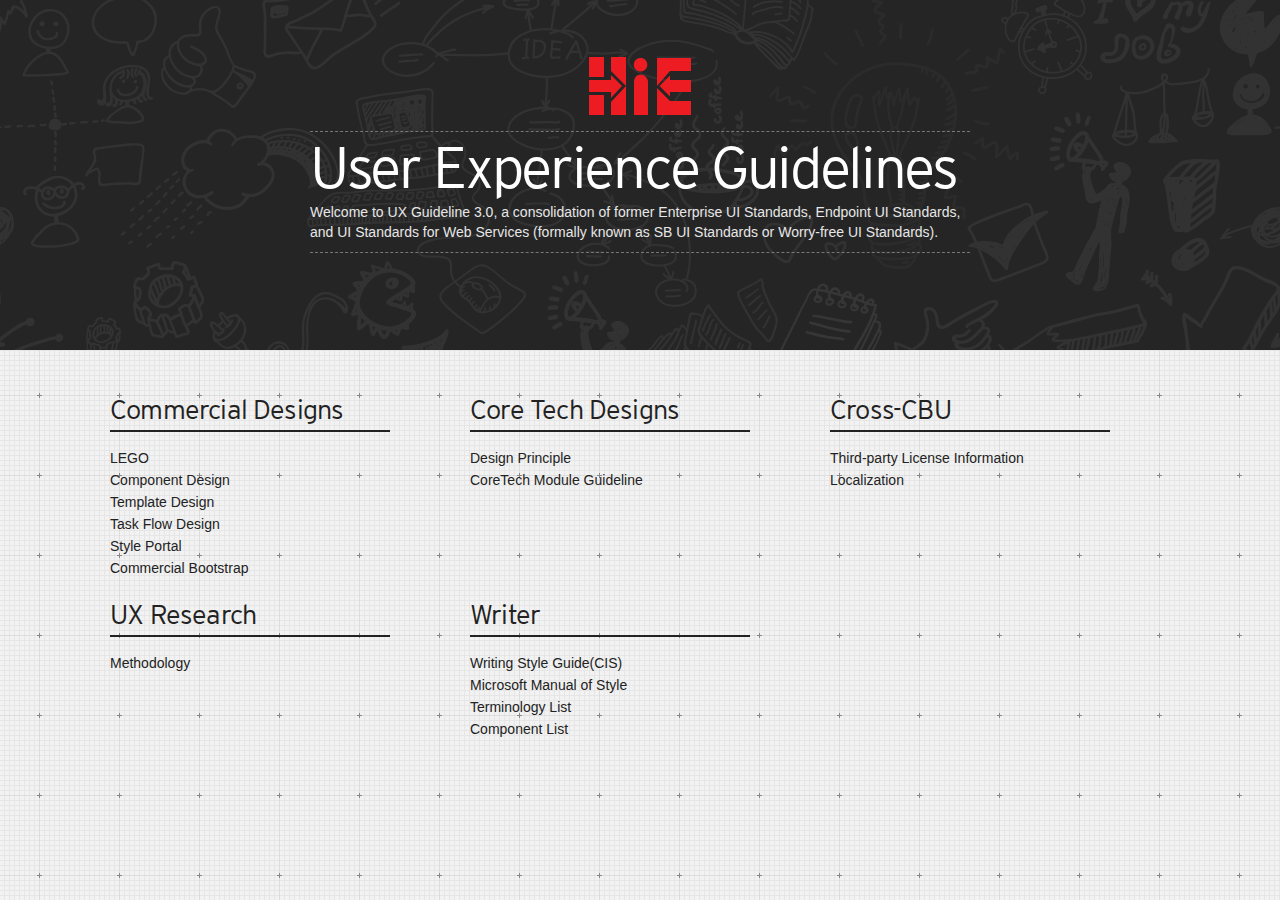
<file: index.html>
<!DOCTYPE html>
<html>
  <head>
    <title>UX Guideline | Trend Micro Human Interface Engineering</title>
    <meta http-equiv="Content-Type" content="text/html; charset=utf-8">
    <meta http-equiv="X-UA-Compatible" content="IE=edge">
    <meta name="viewport" content="width=device-width, initial-scale=1.0, minimum-scale=1, maximum-scale=1, user-scalable=no">
    <!-- Bootstrap -->
    <link href="lib/css/bootstrap.min.css" rel="stylesheet" media="screen">    
    <!--link href="lib/css/bootstrap-responsive.min.css" rel="stylesheet" media="screen"-->
    <!--[if lte IE 8]><script src="js/html5shiv.js"></script><![endif]-->
    <style> 
      body {
        min-width: 1280px;
        background: url(img/graphy.png) repeat center -5px;    
      }
      .commercial-theme .tm-container {
        width: 1060px;
        padding-left: 80px;
        padding-right: 80px;
        posidtion: relative;
      }
      .commercial-theme .span4 {
        width: 340px;
      }
      #banner {       
        background-attachment: fixed;
        height: 350px;
        background: url(img/img_banner.png) repeat center top #252525;     
      }    
      #banner .tm-container {
        padding-top: 56px;
      } 
      #banner .tm-container .tm-brand {
        background: url(img/img_hie_red.png) no-repeat center center; 
        height: 60px;
      }   
      #header-content {
        width: 660px;
        margin: 15px auto;
        border-top: 1px dashed #777;
        border-bottom: 1px dashed #777;
      }      
      #header-content h1{
        clear: both;
        font-family: "Interstate-Light",Arial,"Helvetica Neue",Helvetica,sans-serif;
        letter-spacing: -2.32px;
        line-height: 70px;
        font-size: 58px;
        color: #fff;
        margin: 0 auto;
      }      
      #header-content p {
        color: #e7e7e7;
        font-size: 14px;        
      }
      #main-wrapper {  
        margin-top: 24px;
      }
      #features .row {
        margin-top: 20px;
        margin-bottom: 20px;
      }
      #features section {
        width: 280px;
        min-height: 160px;
      }
      #features h4 {
        border-bottom: 2px solid #222;        
        padding-bottom: 6px;
      }
      #features ul {
        margin-top: 15px;
      }
      #features ul a {
        font-size: 14px;
        line-height: 22px;
        color: #222;
      }
      #features ul a:hover {
        color: #e62d2d;
        text-decoration: none;
      }
    </style>
  </head>
  <body class="commercial-theme">
    <div class="tm-wrap">
      <!-- Header -->    
      <header id="banner">
        <!-- Banner -->
        <div class="tm-container">      
          <div class="tm-brand"></div>
          <div id="header-content">
            <h1>User Experience Guidelines</h1>
            <p>Welcome to UX Guideline 3.0, a consolidation of former Enterprise UI Standards, Endpoint UI Standards, and UI Standards for Web Services (formally known as SB UI Standards or Worry-free UI Standards).</p>
          </div>          
        </div>          
      </header>
      <!-- Main -->
      <div id="main-wrapper">      
        <!-- Features -->
        <div id="features">
          <div class="tm-container">
            <div class="row">
              <!-- <div class="span4">
                <section>
                  <h4>Consumer Designs</h4>
                  <ul class="unstyled">
                    <li><a href="ui_standards/category/consumer/consumer-icon-design-guidelines/" target="_blank">Icon Design Guidelines</a></li>
                    <li><a href="ui_standards/category/consumer/consumer-web-design-guidelines/" target="_blank">Web Design Guidelines</a></li>
                    <li><a href="ui_standards/category/consumer/consumer-mobile-design-guidelines/" target="_blank">Mobile Design Guidelines</a></li>
                    <li><a href="http://tw-hiesrv.tw.trendnet.org/www_server/uiwww/segment/03_consumer/ui_patterns" target="_blank">Style Guide - Online Samples</a></li>
                    <li><a href="https://gitlab.tw.trendnet.org/randy_lien/trend-branding-styleguide" target="_blank">Style Guide - Source Code</a></li>
                  </ul>
                </section>							
              </div> -->
              <div class="span4">
                <section>
                  <h4>Commercial Designs</h4>
                  <ul class="unstyled">
                    <li><a href="http://tw-hie/lego/#/" target="_blank">LEGO</a></li>
                    <li><a href="https://wiki.jarvis.trendmicro.com/display/UG/Component+Design" target="_blank">Component Design</a></li>
                    <li><a href="https://wiki.jarvis.trendmicro.com/display/UG/Template+Design" target="_blank">Template Design</a></li>
                    <li><a href="https://wiki.jarvis.trendmicro.com/display/UG/Task+Flow+Design" target="_blank">Task Flow Design</a></li>
                    <!--li><a href="ui_standards/category/commercial-cbu-guideline/visuals/" target="_blank">Visual Design</a></li-->
                    <li><a href="http://style-portal.tw.trendnet.org/" target="_blank">Style Portal</a></li>
                    <li><a href="http://commercial-ui.tw.trendnet.org/commercial-bootstrap/" target="_blank">Commercial Bootstrap</a></li>
                    <!--li><a href="#" target="_blank">Third-party License Information(TBD)</a></li>
                    <li><a href="#" target="_blank">Data Visualization(TBD)</a></li-->
                  </ul>
                </section>							
              </div>
              <div class="span4">
                <section>
                  <h4>Core Tech Designs</h4>
                  <ul class="unstyled">
                    <li><a href="ux_guideline/" target="_blank">Design Principle</a></li>
                    <!--li><a href="ui_standards/category/core-tech/" target="_blank">CoreTech Tools Guideline</a></li-->
                    <li><a href="http://tw.ishare2.trendmicro.com/sites/hie/CoreTech/Lists/Project%20HIE%20owner/UXGuidelines.aspx" target="_blank">CoreTech Module Guideline</a></li>
                    <!--li><a href="http://tw-hie/ux_guideline/category/amsp/" target="_blank">AMSP</a></li>
                    <li><a href="http://tw-hie/ux_guideline/category/atse/" target="_blank">ATSE</a></li>
                    <li><a href="http://tw-hie/ux_guideline/category/ccca/" target="_blank">CCCA</a></li>
                    <li><a href="http://tw-hie/ux_guideline/2014/01/ccca-5-notification/" target="_blank">C&C Notifications</a></li>
                    <li><a href="http://tw-hie/ux_guideline/category/dlp-integration/" target="_blank">DLP Integration</a></li>
                    <li><a href="http://tw-hie/ux_guideline/category/crypto/" target="_blank">Email Encryption(Crypto)</a></li>
                    <li><a href="http://tw-hie/ux_guideline/category/tools/" target="_blank">House Call Tool</a></li-->
                  </ul>
                </section>							
              </div>     
              <div class="span4">
                <section>
                  <h4>Cross-CBU</h4>
                  <ul class="unstyled">
                    <li><a href="https://wiki.jarvis.trendmicro.com/display/UG/Third-Party+License+Information" target="_blank">Third-party License Information</a></li>
                    <li><a href="https://wiki.jarvis.trendmicro.com/display/UG/Localization" target="_blank">Localization</a></li>                  
                  </ul>
                </section>							
              </div>        
            </div> 
            <div class="row">
              <div class="span4">
                <section>
                  <h4>UX Research</h4>
                  <ul class="unstyled">
                    <li><a href="https://wiki.jarvis.trendmicro.com/display/UG/UX+Research" target="_blank">Methodology</a></li>                  
                    <!--li><a href="2013/12/end-to-end-testing/" target="_blank">End-to-End Testing</a></li>                  
                    <li><a href="2013/12/enterprise-product-user-experience-map-practice/"target="_blank">Enterprise Product User Experience Map Practice</a></li>                  
                    <li><a href="2013/12/x-team-research/" target="_blank">X-Team Research</a></li-->                  
                  </ul>
                </section>							
              </div>
              <div class="span4">
                <section>
                  <h4>Writer</h4>
                  <ul class="unstyled">
                    <li><a href="http://tw.ishare2.trendmicro.com/sites/hie/Writer/HIE%20Style%20Guide/Style%20Standard%20Documents%20(Current)/CIS.pdf" target="_blank">Writing Style Guide(CIS)</a></li>
                    <li><a href="http://tw.ishare2.trendmicro.com/sites/hie/Writer/HIE%20Style%20Guide/Style%20Standard%20Documents%20(Current)/Microsoft%20Manual%20of%20Style.pdf" target="_blank">Microsoft Manual of Style</a></li>
                    <li><a href="http://tw.ishare2.trendmicro.com/sites/hie/Writer/Terminology/Lists/Terminology%20List/AllItems.aspx" target="_blank">Terminology List</a></li>
                    <li><a href="http://tw.ishare2.trendmicro.com/sites/hie/Writer/Terminology/Lists/Components/AllItems.aspx" target="_blank">Component List</a></li>
                  </ul>
                </section>							
              </div>             
            </div> 
          </div> 
        </div>
      </div>    
    </div>						
		<!-- Footer -->
			<!--div id="footer-wrapper">
				<footer class="container" id="site-footer">
					<div class="row">
						<div class="3u">
							<section class="first">
								<h2>Ipsum et phasellus</h2>
								<ul class="link-list">
									<li><a href="#">Mattis et quis rutrum sed accumsan</a>
									<li><a href="#">Suspendisse amet varius nibh</a>
									<li><a href="#">Suspenddapibus amet mattis quis</a>
									<li><a href="#">Rutrum accumsan eu varius</a>
									<li><a href="#">Nibh lorem sed dolore et ipsum.</a>
								</ul>
							</section>
						</div>
						<div class="3u">
							<section>
								<h2>Lorem mattis dolor</h2>
								<ul class="link-list">
									<li><a href="#">Duis neque nisi dapibus sed</a>
									<li><a href="#">Suspenddapibus amet mattis quis</a>
									<li><a href="#">Rutrum accumsan eu varius</a>
									<li><a href="#">Nibh lorem sed dolore et ipsum.</a>
									<li><a href="#">Mattis et quis rutrum sed accumsan</a>
								</ul>
							</section>
						</div>
						<div class="3u">
							<section>
								<h2>Mattis quis tempus</h2>
								<ul class="link-list">
									<li><a href="#">Suspendisse amet varius nibh</a>
									<li><a href="#">Suspenddapibus amet mattis quis</a>
									<li><a href="#">Rutrum accumsan eu varius</a>
									<li><a href="#">Nibh lorem sed dolore et ipsum.</a>
									<li><a href="#">Duis neque nisi dapibus sed</a>
								</ul>
							</section>
						</div>
						<div class="3u">
							<section class="last">
								<h2>Odio et phasellus</h2>
								<ul class="link-list">
									<li><a href="#">Rutrum accumsan eu varius</a>
									<li><a href="#">Nibh lorem sed dolore et ipsum.</a>
									<li><a href="#">Duis neque nisi dapibus sed</a>
									<li><a href="#">Mattis et quis rutrum sed accumsan</a>
									<li><a href="#">Suspendisse amet varius nibh</a>
								</ul>
							</section>
						</div>
					</div>
					<div class="row">
						<div class="12u">
							<div class="divider"></div>
						</div>
					</div>
					<div class="row">
						<div class="12u">
							<div id="copyright">
								&copy; Untitled. All rights reserved. | Design: <a href="http://html5up.net">HTML5 UP</a> | Images: <a href="http://fotogrph.com">fotogrph</a>
							</div>
						</div>
					</div>
				</footer>
			</div-->
    </div>
    <script src="lib/js/jquery.js"></script>
    <script src="lib/js/bootstrap.min.js"></script>
  </body>
</html>
</file>
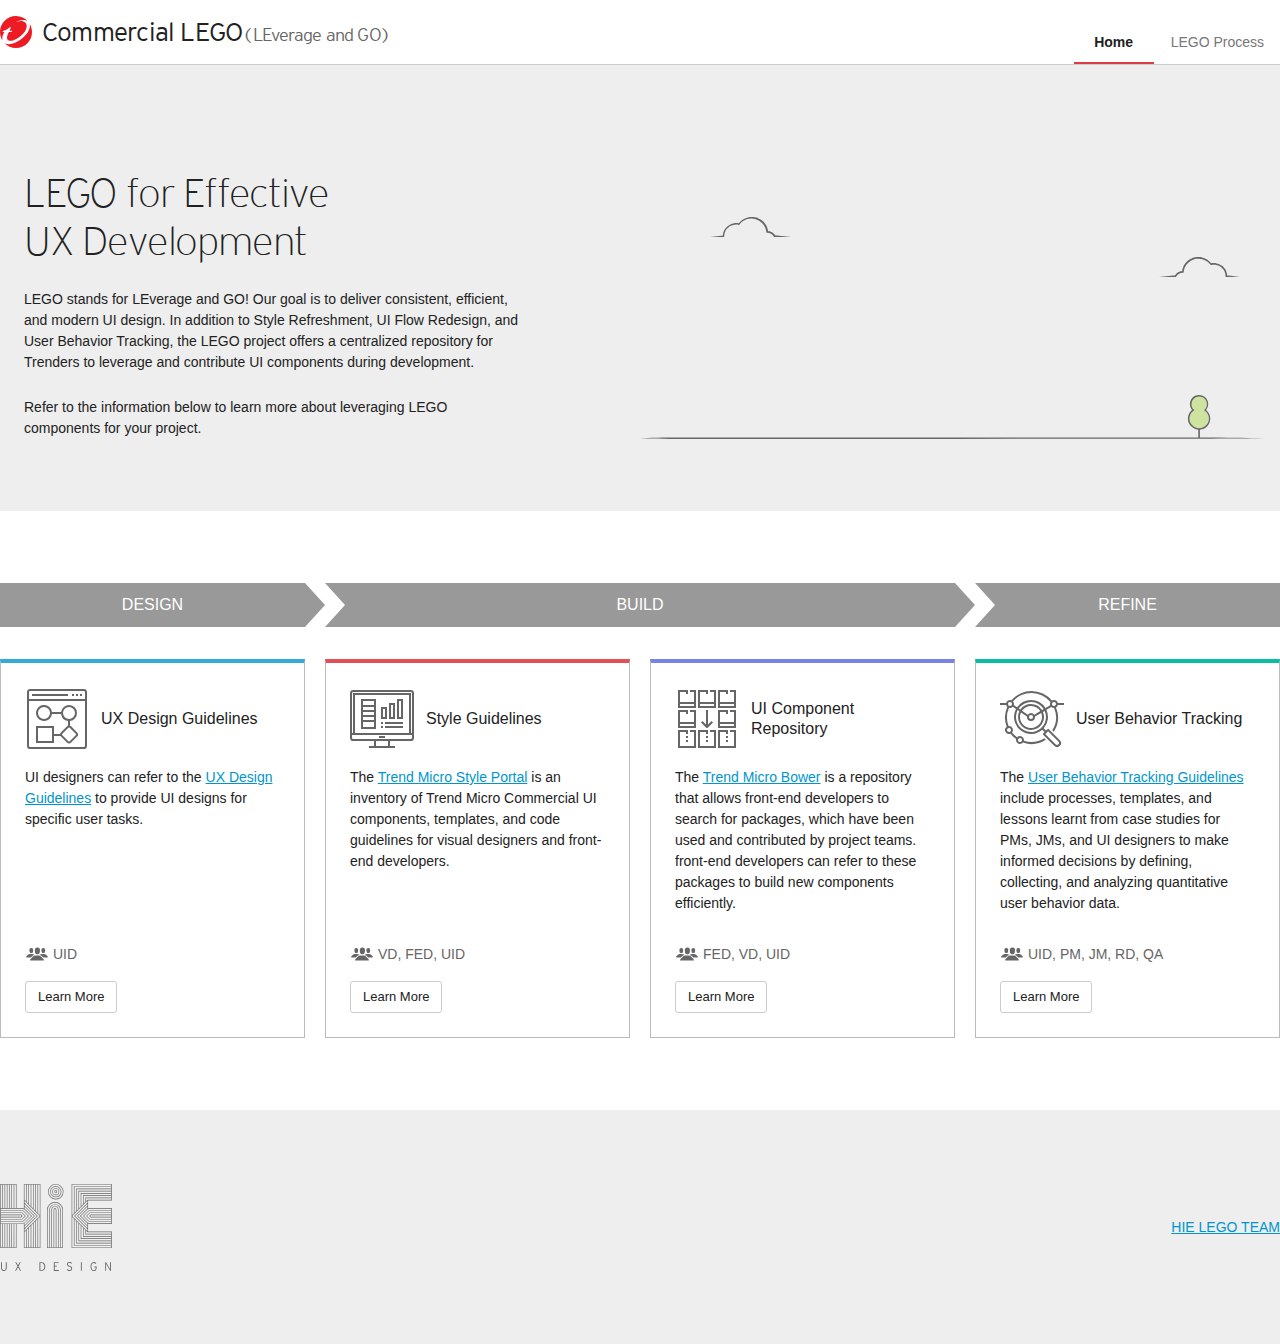
<file: lego/index.html>
<!DOCTYPE html>
<html lang="en">
  <head>
    <meta charset="UTF-8">
    <meta http-equiv="X-UA-Compatible" content="IE=edge">
    <meta name="viewport" content="width=device-width, initial-scale=1">
    <!-- Favicons -->
    <link rel="apple-touch-icon-precomposed" sizes="144x144" href="assets/logo-apple-touch-icon-144.png">
    <link rel="apple-touch-icon-precomposed" sizes="114x114" href="assets/logo-apple-touch-icon-114.png">
    <link rel="apple-touch-icon-precomposed" sizes="72x72" href="assets/logo-apple-touch-icon-72.png">
    <link rel="shortcut icon" type="image/png" href="assets/logo_32.png">
    <title>LEGO</title>
    <link rel="stylesheet" href="vendor.css"/>
    <link rel="stylesheet" href="bundle.css"/>
  </head>
  <body>
    <div id="app"></div>
    <script src="bundle.js"></script>
  </body>
</html>
</file>
